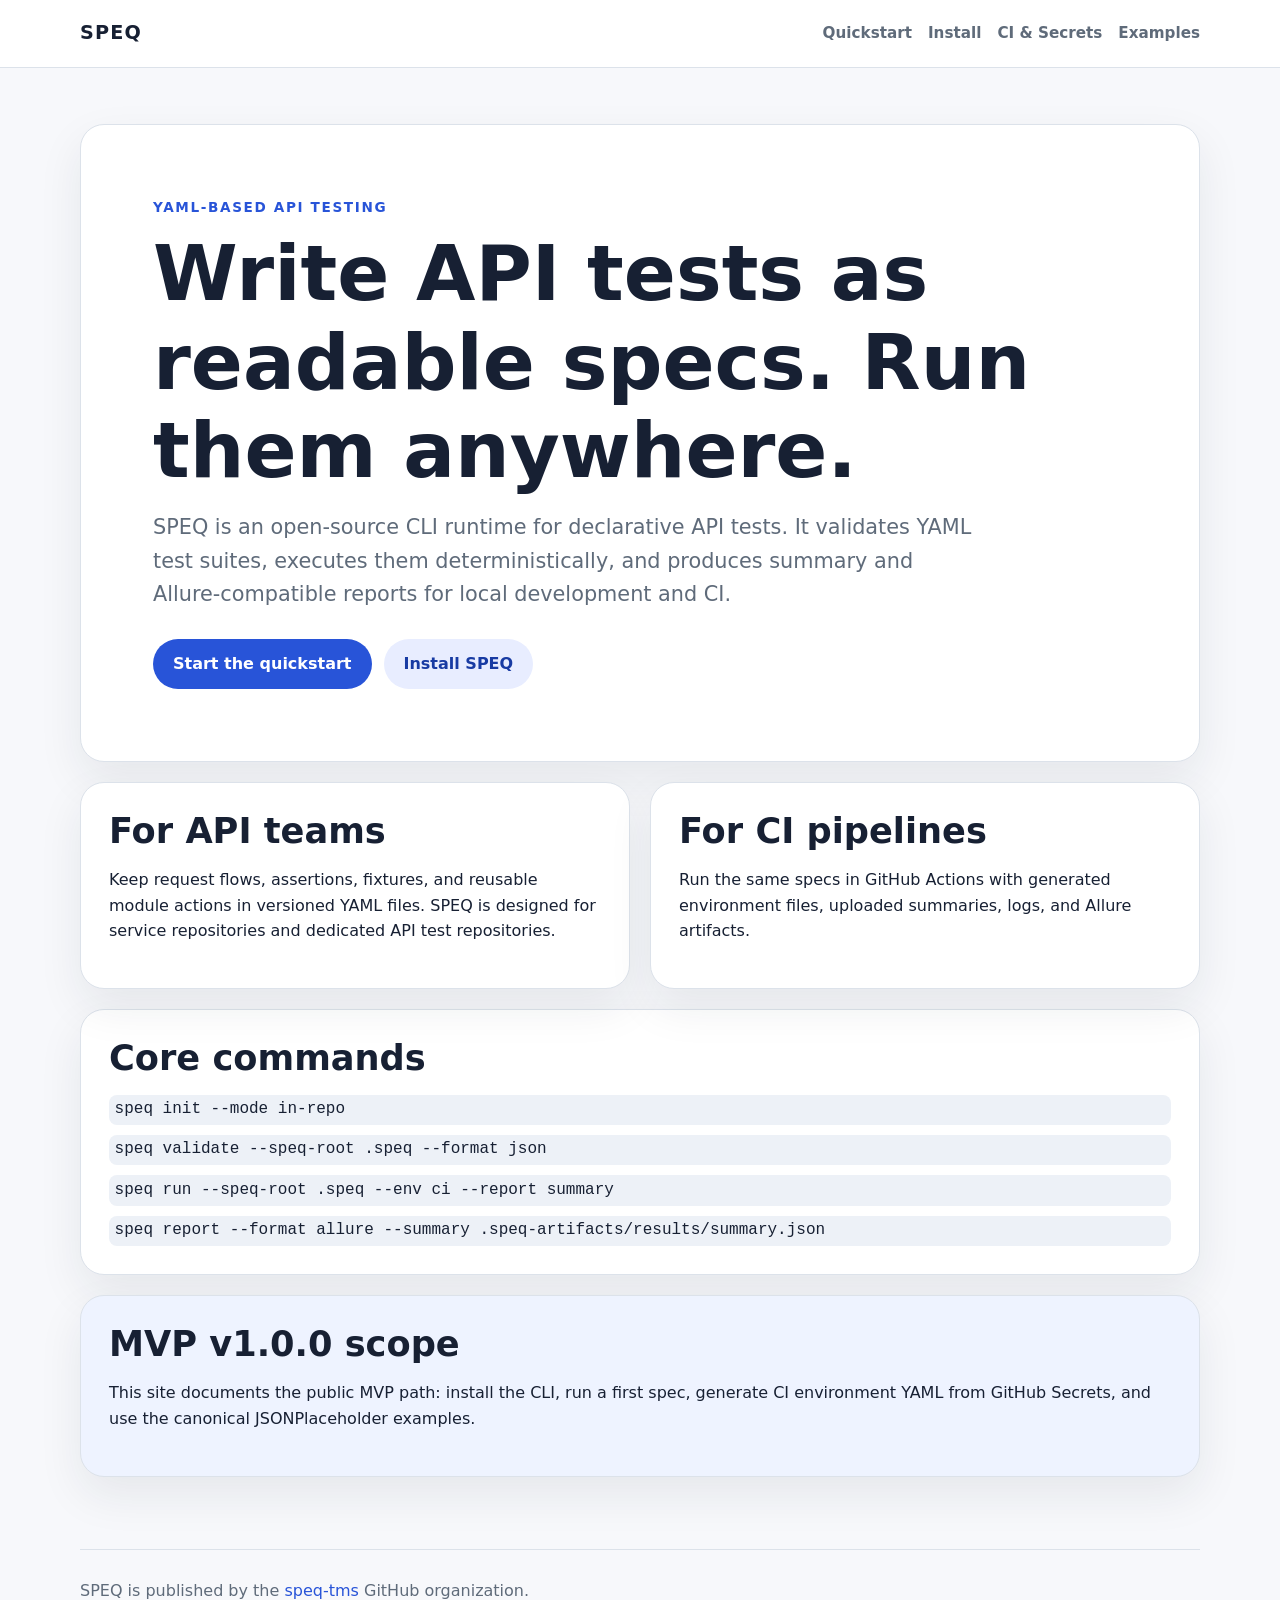
<file: index.html>
<!doctype html>
<html lang="en">
  <head>
    <meta charset="utf-8">
    <meta name="viewport" content="width=device-width, initial-scale=1">
    <meta name="description" content="SPEQ is a declarative YAML-based API testing CLI for local and CI workflows.">
    <title>SPEQ - Declarative API Testing</title>
    <link rel="stylesheet" href="assets/styles.css">
  </head>
  <body>
    <header class="site-header">
      <nav class="nav" aria-label="Main navigation">
        <a class="brand" href="index.html">SPEQ</a>
        <div class="nav-links">
          <a href="quickstart.html">Quickstart</a>
          <a href="install.html">Install</a>
          <a href="ci-secrets.html">CI &amp; Secrets</a>
          <a href="examples.html">Examples</a>
        </div>
      </nav>
    </header>

    <main>
      <section class="hero">
        <p class="eyebrow">YAML-based API testing</p>
        <h1>Write API tests as readable specs. Run them anywhere.</h1>
        <p class="lead">
          SPEQ is an open-source CLI runtime for declarative API tests. It validates YAML test suites,
          executes them deterministically, and produces summary and Allure-compatible reports for local
          development and CI.
        </p>
        <div class="actions">
          <a class="button" href="quickstart.html">Start the quickstart</a>
          <a class="button secondary" href="install.html">Install SPEQ</a>
        </div>
      </section>

      <section class="grid two">
        <article class="card">
          <h2>For API teams</h2>
          <p>
            Keep request flows, assertions, fixtures, and reusable module actions in versioned YAML files.
            SPEQ is designed for service repositories and dedicated API test repositories.
          </p>
        </article>
        <article class="card">
          <h2>For CI pipelines</h2>
          <p>
            Run the same specs in GitHub Actions with generated environment files, uploaded summaries,
            logs, and Allure artifacts.
          </p>
        </article>
      </section>

      <section class="section">
        <h2>Core commands</h2>
        <div class="command-list">
          <code>speq init --mode in-repo</code>
          <code>speq validate --speq-root .speq --format json</code>
          <code>speq run --speq-root .speq --env ci --report summary</code>
          <code>speq report --format allure --summary .speq-artifacts/results/summary.json</code>
        </div>
      </section>

      <section class="section callout">
        <h2>MVP v1.0.0 scope</h2>
        <p>
          This site documents the public MVP path: install the CLI, run a first spec, generate CI
          environment YAML from GitHub Secrets, and use the canonical JSONPlaceholder examples.
        </p>
      </section>
    </main>

    <footer class="site-footer">
      <p>SPEQ is published by the <a href="https://github.com/speq-tms">speq-tms</a> GitHub organization.</p>
    </footer>
  </body>
</html>
</file>
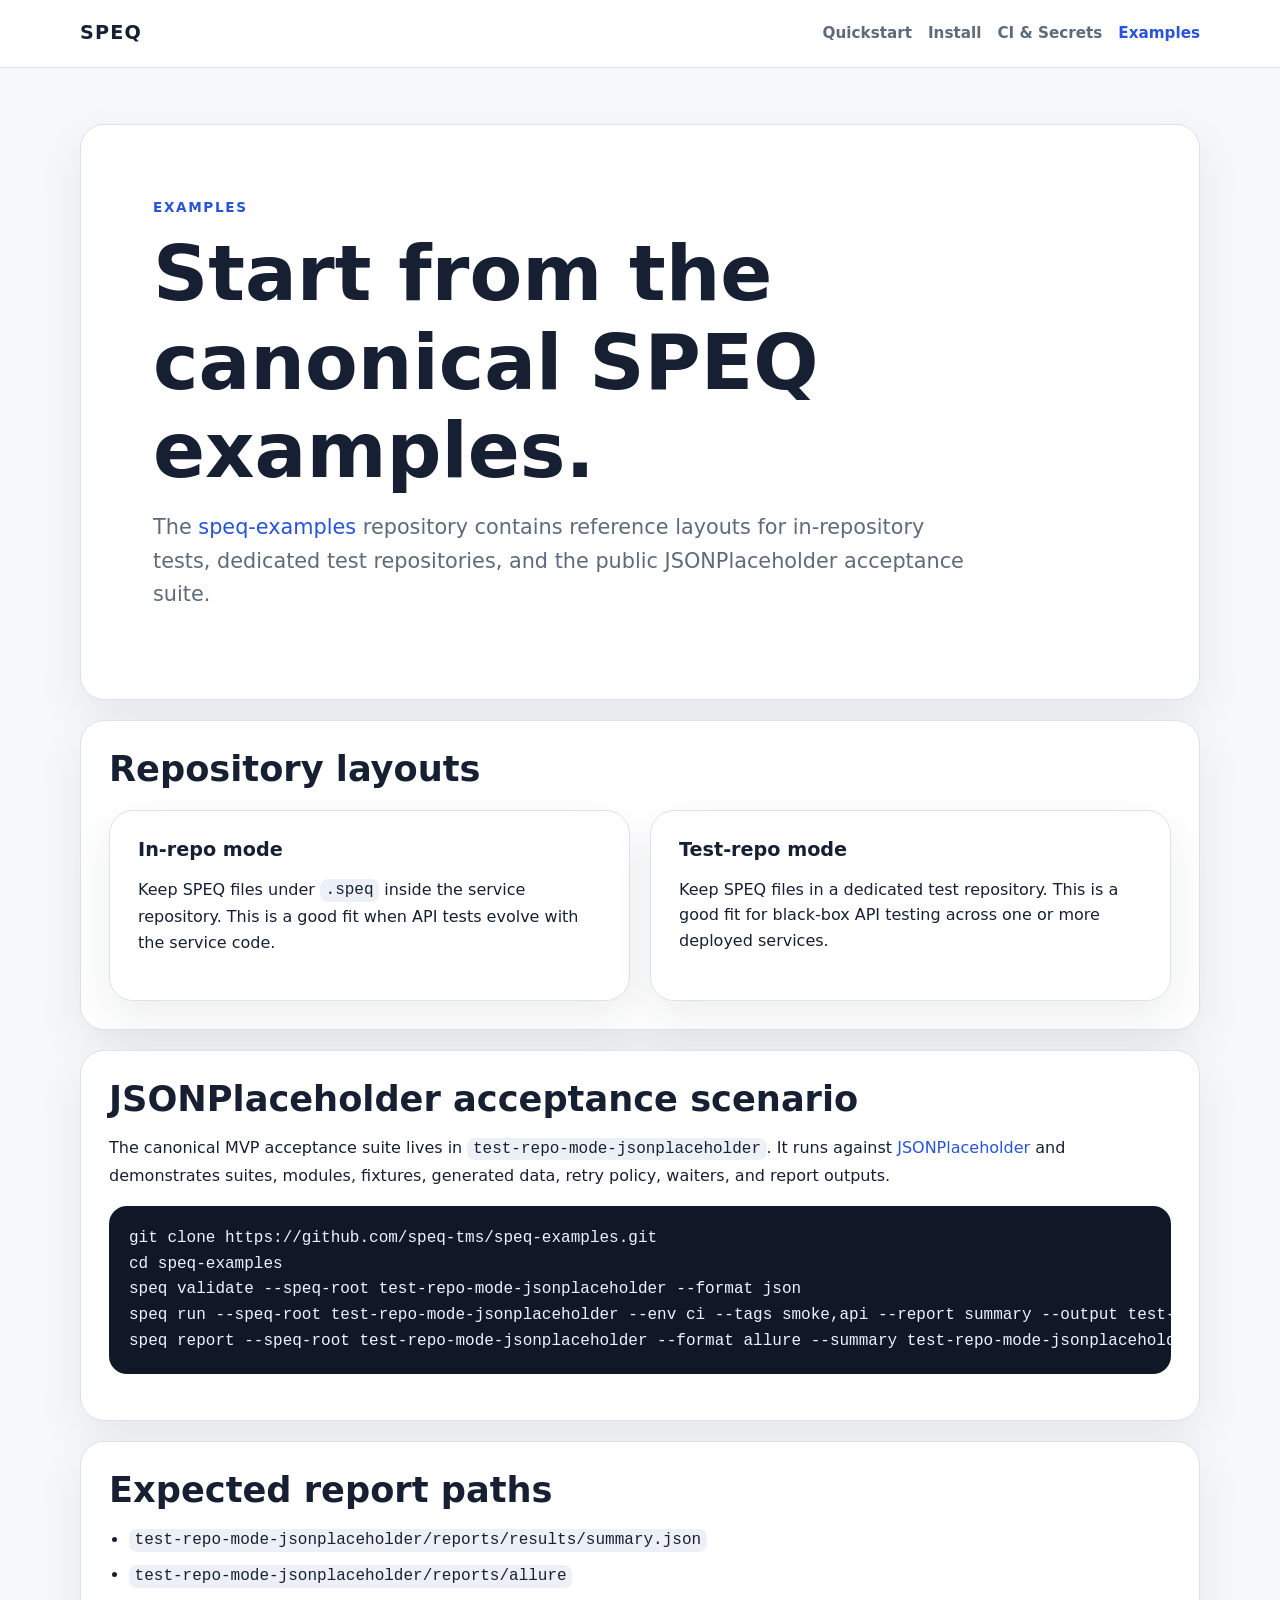
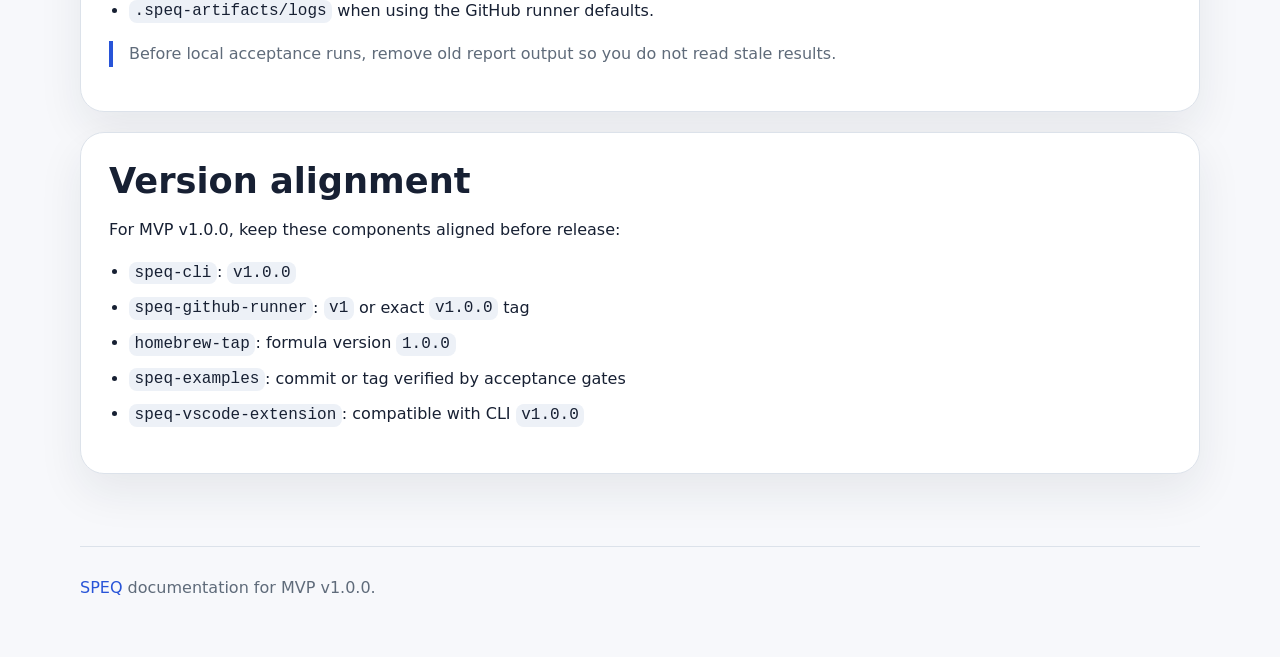
<file: examples.html>
<!doctype html>
<html lang="en">
  <head>
    <meta charset="utf-8">
    <meta name="viewport" content="width=device-width, initial-scale=1">
    <meta name="description" content="SPEQ examples and the canonical JSONPlaceholder acceptance scenario.">
    <title>Examples - SPEQ</title>
    <link rel="stylesheet" href="assets/styles.css">
  </head>
  <body>
    <header class="site-header">
      <nav class="nav" aria-label="Main navigation">
        <a class="brand" href="index.html">SPEQ</a>
        <div class="nav-links">
          <a href="quickstart.html">Quickstart</a>
          <a href="install.html">Install</a>
          <a href="ci-secrets.html">CI &amp; Secrets</a>
          <a href="examples.html" aria-current="page">Examples</a>
        </div>
      </nav>
    </header>

    <main>
      <section class="hero">
        <p class="eyebrow">Examples</p>
        <h1>Start from the canonical SPEQ examples.</h1>
        <p class="lead">
          The <a href="https://github.com/speq-tms/speq-examples">speq-examples</a> repository contains
          reference layouts for in-repository tests, dedicated test repositories, and the public
          JSONPlaceholder acceptance suite.
        </p>
      </section>

      <section class="section">
        <h2>Repository layouts</h2>
        <div class="grid two">
          <article class="card">
            <h3>In-repo mode</h3>
            <p>
              Keep SPEQ files under <code>.speq</code> inside the service repository. This is a good fit
              when API tests evolve with the service code.
            </p>
          </article>
          <article class="card">
            <h3>Test-repo mode</h3>
            <p>
              Keep SPEQ files in a dedicated test repository. This is a good fit for black-box API testing
              across one or more deployed services.
            </p>
          </article>
        </div>
      </section>

      <section class="section">
        <h2>JSONPlaceholder acceptance scenario</h2>
        <p>
          The canonical MVP acceptance suite lives in <code>test-repo-mode-jsonplaceholder</code>. It runs
          against <a href="https://jsonplaceholder.typicode.com/">JSONPlaceholder</a> and demonstrates
          suites, modules, fixtures, generated data, retry policy, waiters, and report outputs.
        </p>
        <pre><code>git clone https://github.com/speq-tms/speq-examples.git
cd speq-examples
speq validate --speq-root test-repo-mode-jsonplaceholder --format json
speq run --speq-root test-repo-mode-jsonplaceholder --env ci --tags smoke,api --report summary --output test-repo-mode-jsonplaceholder/reports/results/summary.json
speq report --speq-root test-repo-mode-jsonplaceholder --format allure --summary test-repo-mode-jsonplaceholder/reports/results/summary.json</code></pre>
      </section>

      <section class="section">
        <h2>Expected report paths</h2>
        <ul>
          <li><code>test-repo-mode-jsonplaceholder/reports/results/summary.json</code></li>
          <li><code>test-repo-mode-jsonplaceholder/reports/allure</code></li>
          <li><code>.speq-artifacts/logs</code> when using the GitHub runner defaults.</li>
        </ul>
        <p class="note">
          Before local acceptance runs, remove old report output so you do not read stale results.
        </p>
      </section>

      <section class="section">
        <h2>Version alignment</h2>
        <p>For MVP v1.0.0, keep these components aligned before release:</p>
        <ul>
          <li><code>speq-cli</code>: <code>v1.0.0</code></li>
          <li><code>speq-github-runner</code>: <code>v1</code> or exact <code>v1.0.0</code> tag</li>
          <li><code>homebrew-tap</code>: formula version <code>1.0.0</code></li>
          <li><code>speq-examples</code>: commit or tag verified by acceptance gates</li>
          <li><code>speq-vscode-extension</code>: compatible with CLI <code>v1.0.0</code></li>
        </ul>
      </section>
    </main>

    <footer class="site-footer">
      <p><a href="index.html">SPEQ</a> documentation for MVP v1.0.0.</p>
    </footer>
  </body>
</html>
</file>
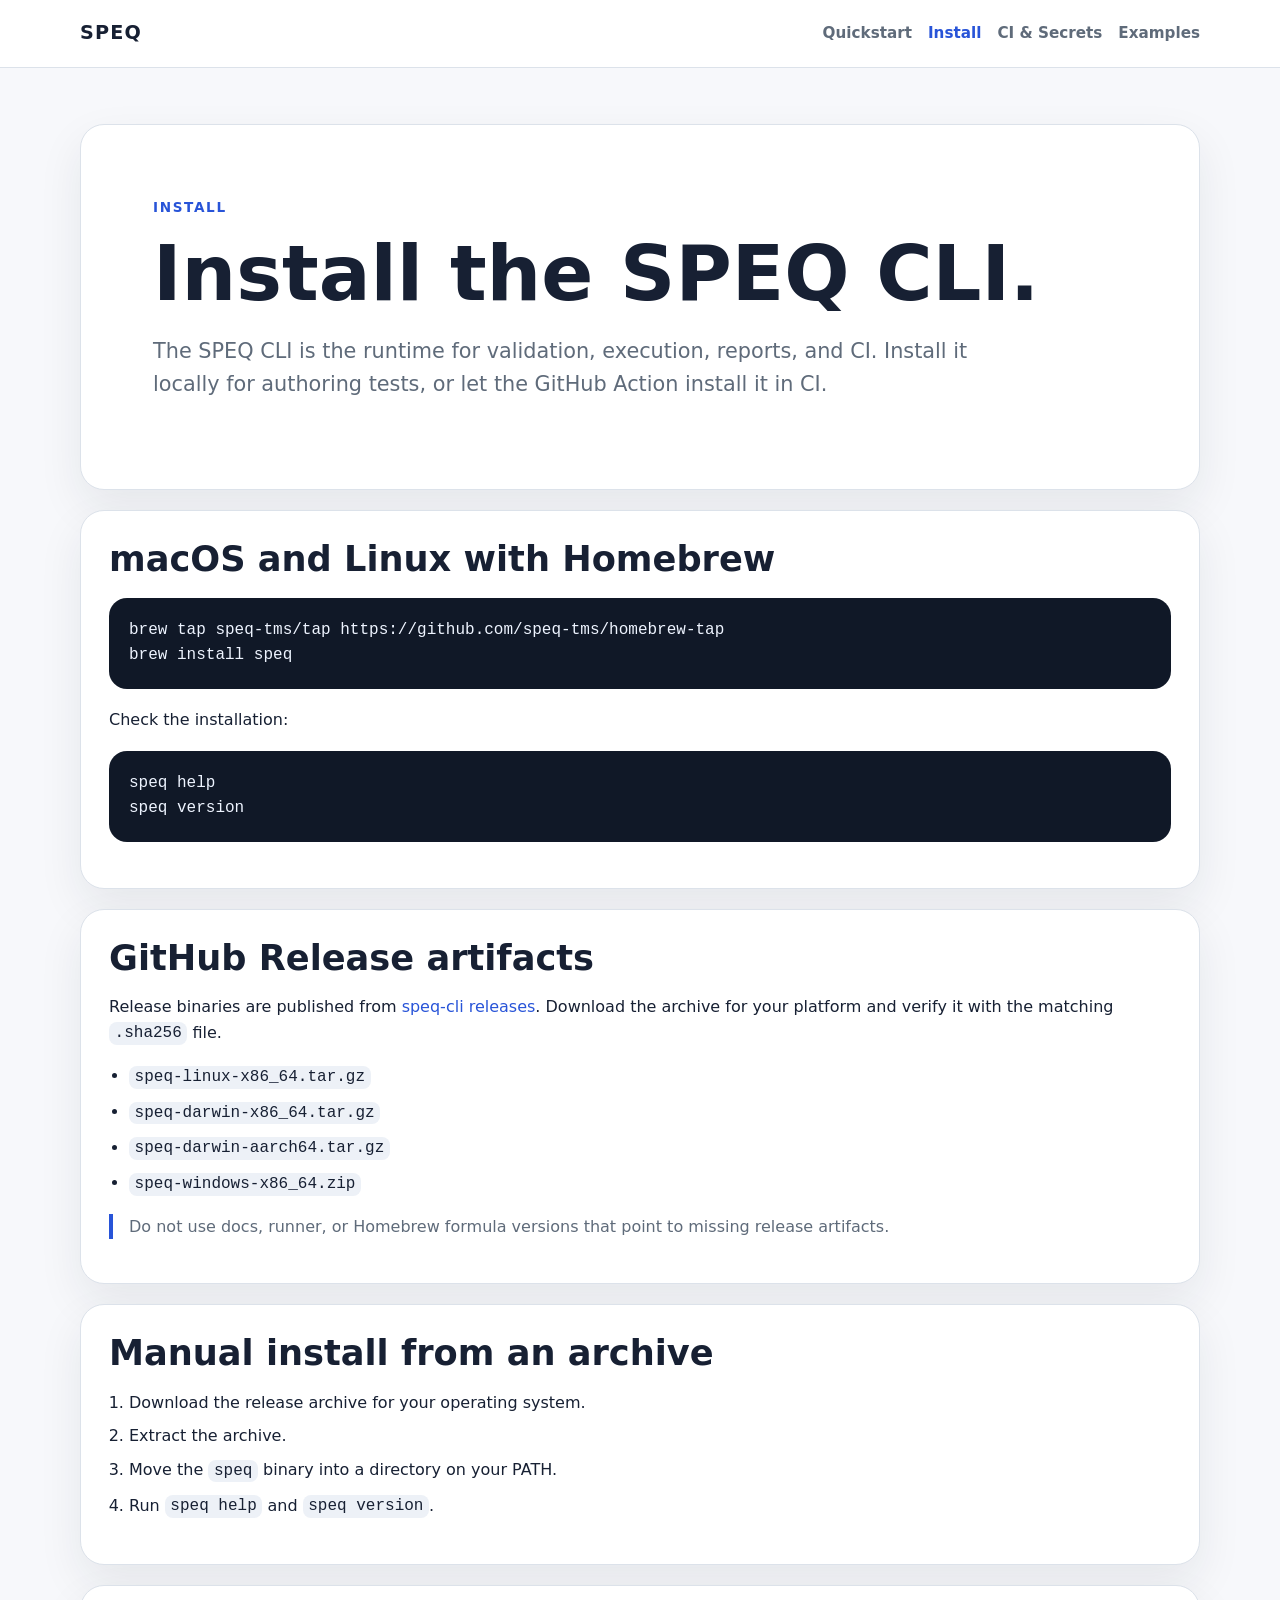
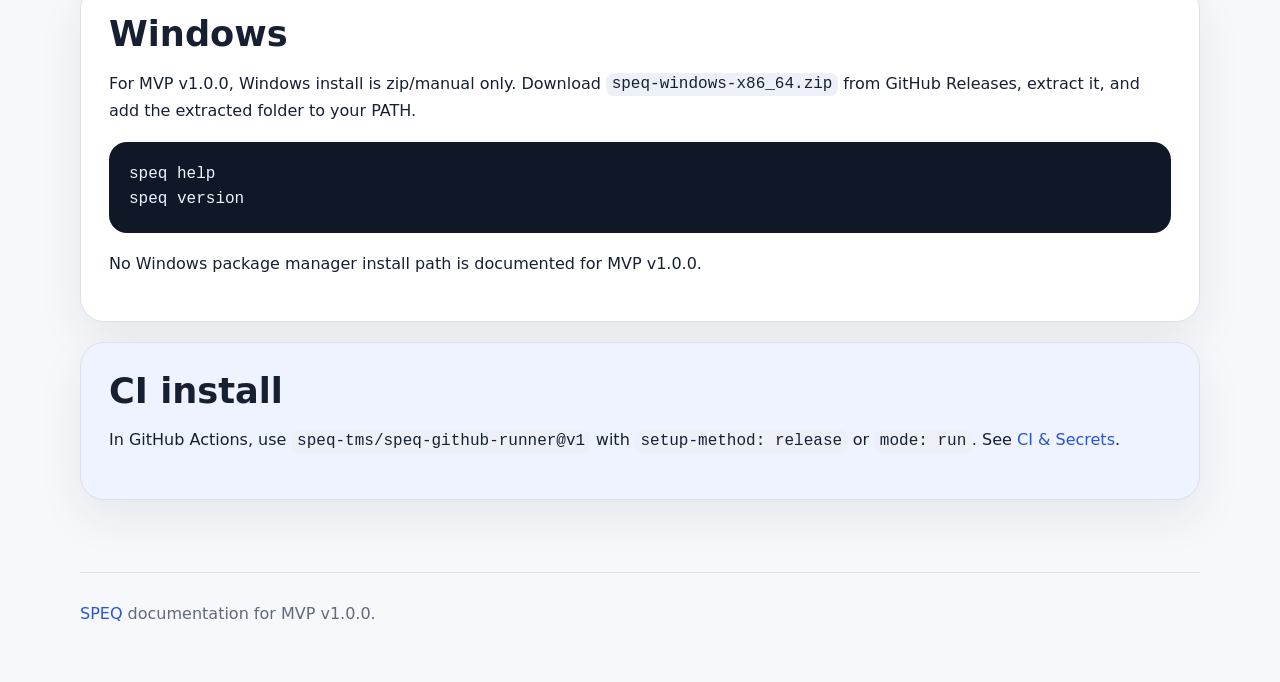
<file: install.html>
<!doctype html>
<html lang="en">
  <head>
    <meta charset="utf-8">
    <meta name="viewport" content="width=device-width, initial-scale=1">
    <meta name="description" content="Install SPEQ on macOS, Linux, and Windows.">
    <title>Install - SPEQ</title>
    <link rel="stylesheet" href="assets/styles.css">
  </head>
  <body>
    <header class="site-header">
      <nav class="nav" aria-label="Main navigation">
        <a class="brand" href="index.html">SPEQ</a>
        <div class="nav-links">
          <a href="quickstart.html">Quickstart</a>
          <a href="install.html" aria-current="page">Install</a>
          <a href="ci-secrets.html">CI &amp; Secrets</a>
          <a href="examples.html">Examples</a>
        </div>
      </nav>
    </header>

    <main>
      <section class="hero">
        <p class="eyebrow">Install</p>
        <h1>Install the SPEQ CLI.</h1>
        <p class="lead">
          The SPEQ CLI is the runtime for validation, execution, reports, and CI. Install it locally for
          authoring tests, or let the GitHub Action install it in CI.
        </p>
      </section>

      <section class="section">
        <h2>macOS and Linux with Homebrew</h2>
        <pre><code>brew tap speq-tms/tap https://github.com/speq-tms/homebrew-tap
brew install speq</code></pre>
        <p>Check the installation:</p>
        <pre><code>speq help
speq version</code></pre>
      </section>

      <section class="section">
        <h2>GitHub Release artifacts</h2>
        <p>
          Release binaries are published from <a href="https://github.com/speq-tms/speq-cli/releases">speq-cli releases</a>.
          Download the archive for your platform and verify it with the matching <code>.sha256</code> file.
        </p>
        <ul>
          <li><code>speq-linux-x86_64.tar.gz</code></li>
          <li><code>speq-darwin-x86_64.tar.gz</code></li>
          <li><code>speq-darwin-aarch64.tar.gz</code></li>
          <li><code>speq-windows-x86_64.zip</code></li>
        </ul>
        <p class="note">
          Do not use docs, runner, or Homebrew formula versions that point to missing release artifacts.
        </p>
      </section>

      <section class="section">
        <h2>Manual install from an archive</h2>
        <ol>
          <li>Download the release archive for your operating system.</li>
          <li>Extract the archive.</li>
          <li>Move the <code>speq</code> binary into a directory on your PATH.</li>
          <li>Run <code>speq help</code> and <code>speq version</code>.</li>
        </ol>
      </section>

      <section class="section">
        <h2>Windows</h2>
        <p>
          For MVP v1.0.0, Windows install is zip/manual only. Download <code>speq-windows-x86_64.zip</code>
          from GitHub Releases, extract it, and add the extracted folder to your PATH.
        </p>
        <pre><code>speq help
speq version</code></pre>
        <p>No Windows package manager install path is documented for MVP v1.0.0.</p>
      </section>

      <section class="section callout">
        <h2>CI install</h2>
        <p>
          In GitHub Actions, use <code>speq-tms/speq-github-runner@v1</code> with <code>setup-method: release</code>
          or <code>mode: run</code>. See <a href="ci-secrets.html">CI &amp; Secrets</a>.
        </p>
      </section>
    </main>

    <footer class="site-footer">
      <p><a href="index.html">SPEQ</a> documentation for MVP v1.0.0.</p>
    </footer>
  </body>
</html>
</file>
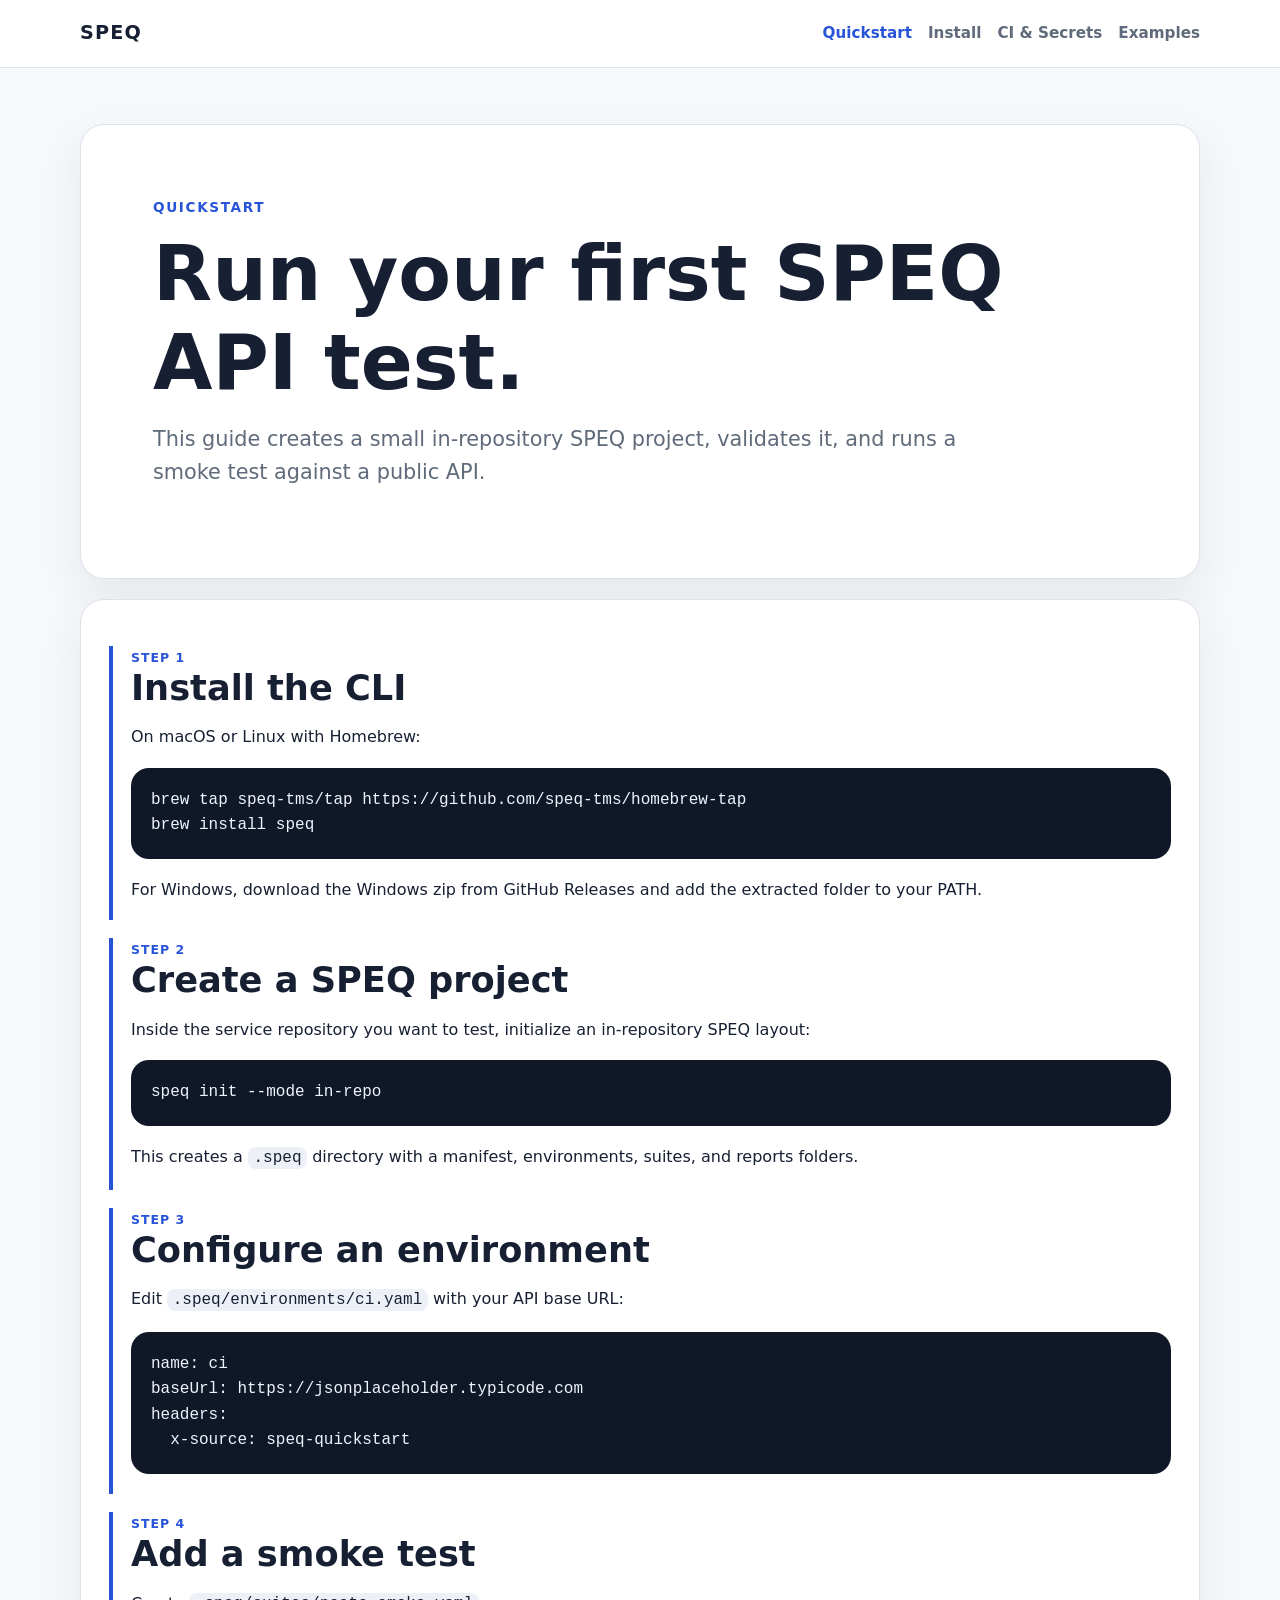
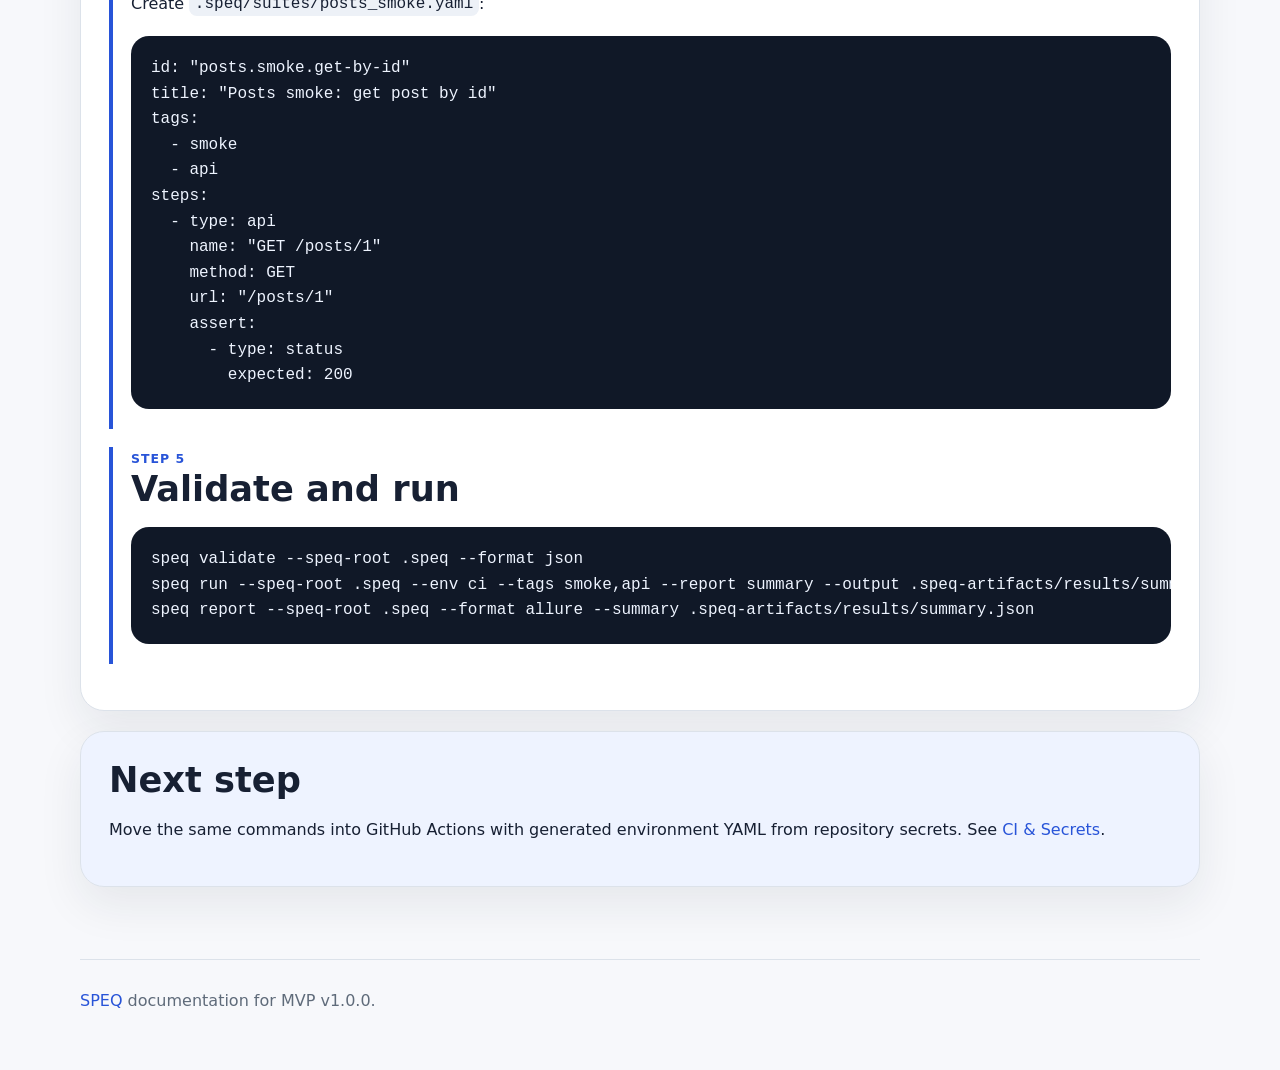
<file: quickstart.html>
<!doctype html>
<html lang="en">
  <head>
    <meta charset="utf-8">
    <meta name="viewport" content="width=device-width, initial-scale=1">
    <meta name="description" content="Install SPEQ, create a first YAML API test, and run it locally.">
    <title>Quickstart - SPEQ</title>
    <link rel="stylesheet" href="assets/styles.css">
  </head>
  <body>
    <header class="site-header">
      <nav class="nav" aria-label="Main navigation">
        <a class="brand" href="index.html">SPEQ</a>
        <div class="nav-links">
          <a href="quickstart.html" aria-current="page">Quickstart</a>
          <a href="install.html">Install</a>
          <a href="ci-secrets.html">CI &amp; Secrets</a>
          <a href="examples.html">Examples</a>
        </div>
      </nav>
    </header>

    <main>
      <section class="hero">
        <p class="eyebrow">Quickstart</p>
        <h1>Run your first SPEQ API test.</h1>
        <p class="lead">
          This guide creates a small in-repository SPEQ project, validates it, and runs a smoke test
          against a public API.
        </p>
      </section>

      <section class="section">
        <ol class="steps">
          <li>
            <h2>Install the CLI</h2>
            <p>On macOS or Linux with Homebrew:</p>
            <pre><code>brew tap speq-tms/tap https://github.com/speq-tms/homebrew-tap
brew install speq</code></pre>
            <p>For Windows, download the Windows zip from GitHub Releases and add the extracted folder to your PATH.</p>
          </li>
          <li>
            <h2>Create a SPEQ project</h2>
            <p>Inside the service repository you want to test, initialize an in-repository SPEQ layout:</p>
            <pre><code>speq init --mode in-repo</code></pre>
            <p>This creates a <code>.speq</code> directory with a manifest, environments, suites, and reports folders.</p>
          </li>
          <li>
            <h2>Configure an environment</h2>
            <p>Edit <code>.speq/environments/ci.yaml</code> with your API base URL:</p>
            <pre><code>name: ci
baseUrl: https://jsonplaceholder.typicode.com
headers:
  x-source: speq-quickstart</code></pre>
          </li>
          <li>
            <h2>Add a smoke test</h2>
            <p>Create <code>.speq/suites/posts_smoke.yaml</code>:</p>
            <pre><code>id: "posts.smoke.get-by-id"
title: "Posts smoke: get post by id"
tags:
  - smoke
  - api
steps:
  - type: api
    name: "GET /posts/1"
    method: GET
    url: "/posts/1"
    assert:
      - type: status
        expected: 200</code></pre>
          </li>
          <li>
            <h2>Validate and run</h2>
            <pre><code>speq validate --speq-root .speq --format json
speq run --speq-root .speq --env ci --tags smoke,api --report summary --output .speq-artifacts/results/summary.json
speq report --speq-root .speq --format allure --summary .speq-artifacts/results/summary.json</code></pre>
          </li>
        </ol>
      </section>

      <section class="section callout">
        <h2>Next step</h2>
        <p>
          Move the same commands into GitHub Actions with generated environment YAML from repository
          secrets. See <a href="ci-secrets.html">CI &amp; Secrets</a>.
        </p>
      </section>
    </main>

    <footer class="site-footer">
      <p><a href="index.html">SPEQ</a> documentation for MVP v1.0.0.</p>
    </footer>
  </body>
</html>
</file>
<file: assets/styles.css>
:root {
  color-scheme: light;
  --bg: #f7f8fb;
  --panel: #ffffff;
  --text: #172033;
  --muted: #5f6b7a;
  --border: #dce2ea;
  --accent: #2854d8;
  --accent-dark: #183ba3;
  --code-bg: #101827;
  --code-text: #eef4ff;
  --shadow: 0 18px 45px rgba(23, 32, 51, 0.08);
}

* {
  box-sizing: border-box;
}

body {
  margin: 0;
  background: var(--bg);
  color: var(--text);
  font-family: Inter, ui-sans-serif, system-ui, -apple-system, BlinkMacSystemFont, "Segoe UI", sans-serif;
  line-height: 1.6;
}

a {
  color: var(--accent);
  text-decoration: none;
}

a:hover {
  text-decoration: underline;
}

.site-header {
  background: rgba(255, 255, 255, 0.92);
  border-bottom: 1px solid var(--border);
  position: sticky;
  top: 0;
  z-index: 10;
  backdrop-filter: blur(14px);
}

.nav,
main,
.site-footer {
  width: min(1120px, calc(100% - 32px));
  margin: 0 auto;
}

.nav {
  display: flex;
  align-items: center;
  justify-content: space-between;
  gap: 24px;
  padding: 18px 0;
}

.brand {
  color: var(--text);
  font-size: 1.2rem;
  font-weight: 800;
  letter-spacing: 0.06em;
}

.nav-links {
  display: flex;
  flex-wrap: wrap;
  gap: 16px;
  font-size: 0.95rem;
  font-weight: 600;
}

.nav-links a {
  color: var(--muted);
}

.nav-links a:hover,
.nav-links a[aria-current="page"] {
  color: var(--accent);
  text-decoration: none;
}

main {
  padding: 56px 0 72px;
}

.hero,
.section,
.card {
  background: var(--panel);
  border: 1px solid var(--border);
  border-radius: 24px;
  box-shadow: var(--shadow);
}

.hero {
  padding: clamp(32px, 7vw, 72px);
}

.eyebrow {
  color: var(--accent);
  font-size: 0.85rem;
  font-weight: 800;
  letter-spacing: 0.12em;
  margin: 0 0 12px;
  text-transform: uppercase;
}

h1,
h2,
h3 {
  line-height: 1.15;
  margin: 0 0 16px;
}

h1 {
  font-size: clamp(2.2rem, 6vw, 4.8rem);
  max-width: 920px;
}

h2 {
  font-size: clamp(1.5rem, 3vw, 2.2rem);
}

h3 {
  font-size: 1.2rem;
}

p {
  margin: 0 0 16px;
}

.lead {
  color: var(--muted);
  font-size: clamp(1.05rem, 2vw, 1.3rem);
  max-width: 820px;
}

.actions {
  display: flex;
  flex-wrap: wrap;
  gap: 12px;
  margin-top: 28px;
}

.button {
  align-items: center;
  background: var(--accent);
  border-radius: 999px;
  color: #ffffff;
  display: inline-flex;
  font-weight: 800;
  justify-content: center;
  padding: 12px 20px;
}

.button:hover {
  background: var(--accent-dark);
  text-decoration: none;
}

.button.secondary {
  background: #e8edff;
  color: var(--accent-dark);
}

.grid {
  display: grid;
  gap: 20px;
  margin-top: 20px;
}

.grid.two {
  grid-template-columns: repeat(2, minmax(0, 1fr));
}

.card,
.section {
  padding: 28px;
}

.section {
  margin-top: 20px;
}

.callout {
  background: #eef3ff;
}

.command-list {
  display: grid;
  gap: 10px;
}

code,
pre {
  font-family: "SFMono-Regular", Consolas, "Liberation Mono", monospace;
}

code {
  background: #edf1f7;
  border-radius: 8px;
  color: #172033;
  padding: 0.15rem 0.35rem;
}

pre {
  background: var(--code-bg);
  border-radius: 18px;
  color: var(--code-text);
  margin: 18px 0;
  overflow-x: auto;
  padding: 20px;
}

pre code {
  background: transparent;
  color: inherit;
  padding: 0;
}

ul,
ol {
  margin: 0 0 16px 1.25rem;
  padding: 0;
}

li {
  margin: 8px 0;
}

.steps {
  counter-reset: steps;
  list-style: none;
  margin-left: 0;
}

.steps > li {
  border-left: 4px solid var(--accent);
  counter-increment: steps;
  margin: 18px 0;
  padding: 2px 0 2px 18px;
}

.steps > li::before {
  color: var(--accent);
  content: "Step " counter(steps);
  display: block;
  font-size: 0.78rem;
  font-weight: 800;
  letter-spacing: 0.08em;
  text-transform: uppercase;
}

.note {
  border-left: 4px solid var(--accent);
  color: var(--muted);
  padding-left: 16px;
}

.site-footer {
  border-top: 1px solid var(--border);
  color: var(--muted);
  padding: 28px 0 40px;
}

@media (max-width: 760px) {
  .nav {
    align-items: flex-start;
    flex-direction: column;
  }

  .grid.two {
    grid-template-columns: 1fr;
  }

  .hero,
  .section,
  .card {
    border-radius: 18px;
  }
}
</file>
